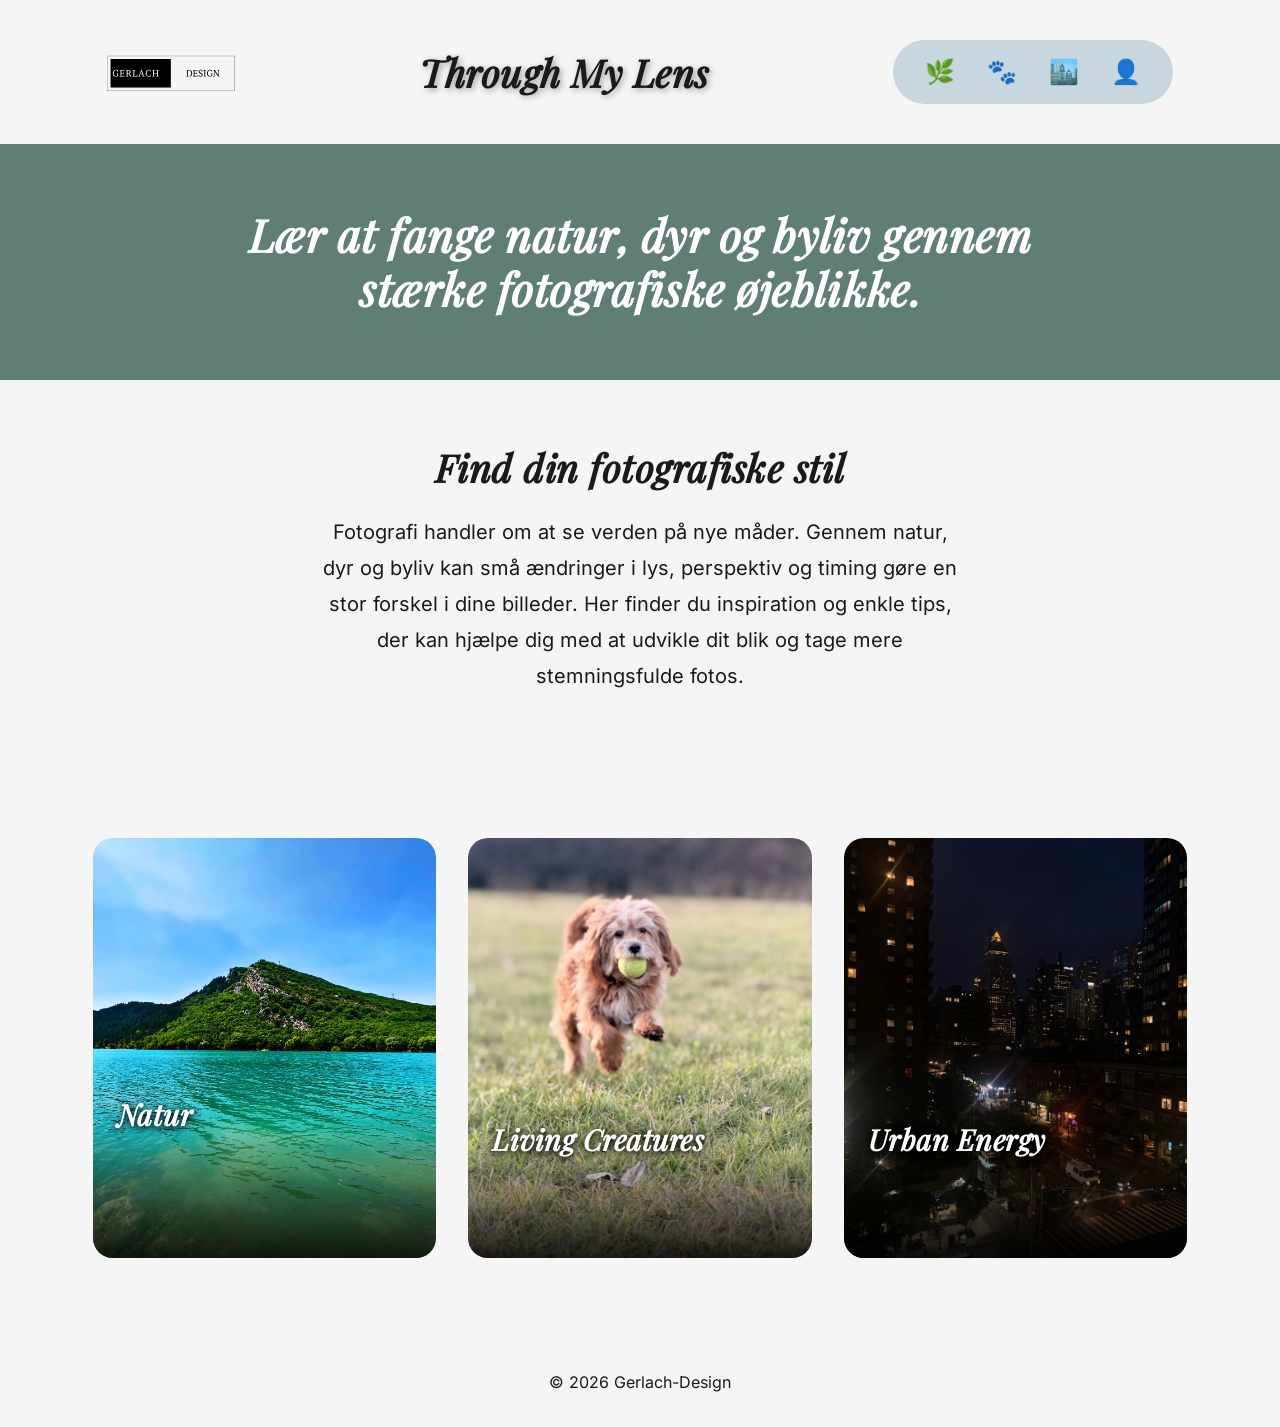
<file: index.html>
<!DOCTYPE html>
<html lang="da">
<head>
  <meta charset="UTF-8">
  <meta name="viewport" content="width=device-width, initial-scale=1.0">
  <meta name="description" content=" Through My Lens – A visual exploration of nature, living creatures and urban energy.">
  <title>Through My Lens</title>
  <link rel="canonical" href="https://martincgerlach.github.io/Through-my-lens/">
  <link rel="stylesheet" href="css/base.css">
  <link rel="stylesheet" href="css/themes.css">
  <link rel="icon" type="image/png" href="assets/imgs/favicon.png">
</head>
<body class="home">
<header class="main-header">

  <div class="container">

    <div class="header-inner">

    <div class="header-left">
<img src="assets/imgs/forside/Gerlach-Design.svg" class="site-logo" alt="Gerlach Design logo">
</div>

<div class="header-center">
<h1><em>Through My Lens</em></h1>
</div>

<div class="header-right">
<button class="burger" id="burger">
☰
</button>
</div>

    <nav class="icon-nav" id="mobileNav">
    <a href="calm-nature.html" class="nav-item">🌿</a>
    <a href="living-creatures.html" class="nav-item">🐾</a>
    <a href="urban-energy.html" class="nav-item">🏙️</a>
    <a href="kontakt.html" class="nav-item">👤</a>
    </nav>

    </div>

</div>

</header>

<main>
  <section class="hero">
    <h2>Lær at fange natur, dyr og byliv gennem stærke fotografiske øjeblikke.</h2>
  </section>

  <section class="intro container">

<h2>Find din fotografiske stil</h2>

<p>
Fotografi handler om at se verden på nye måder. 
Gennem natur, dyr og byliv kan små ændringer i lys, perspektiv og timing gøre en stor forskel i dine billeder. 
Her finder du inspiration og enkle tips, der kan hjælpe dig med at udvikle dit blik og tage mere stemningsfulde fotos.
</p>

</section>


  <section class="cta-section">
  <div class="cta-grid container">

  <a href="calm-nature.html" class="cta-card">
  <img src="assets/imgs/forside/cta-cn.webp" alt="Natur landskab i naturligt lys" width="560" height="420">

  <div class="cta-overlay">
    <h2>Natur</h2>
    <p>Fang naturens stemning – lær at arbejde med lys, farver og komposition.</p>
    <span>→ Klik på billedet for at få tips og inspiration</span>
  </div>
</a>
<a href="living-creatures.html" class="cta-card">
  <img src="assets/imgs/forside/cta-lc.webp" alt="Hund i bevægelse i naturligt lys" width="560" height="420">

  <div class="cta-overlay">
    <h2>Living Creatures</h2>
    <p>Lær at tage levende dyrebilleder – også når motivet er i bevægelse.</p>
    <span>→ Klik på billedet for at få tips og inspiration</span>
  </div>
</a>

   <a href="urban-energy.html" class="cta-card">
  <img src="assets/imgs/forside/cta-ue.webp" alt="Byliv med arkitektur og lys" width="560" height="420">

  <div class="cta-overlay">
    <h2>Urban Energy</h2>
    <p>Find motiver i hverdagen og skab stærke billeder af byens energi.</p>
    <span>→ Klik på billedet for at få tips og inspiration</span>
  </div>
</a>

  </div>
</section>
</main>

<footer>

<p> &copy; 2026 Gerlach-Design  </p>

</footer>

<script src="js/main.js"></script>
<script src="js/transitions.js"></script>
</body>
</html>
</file>
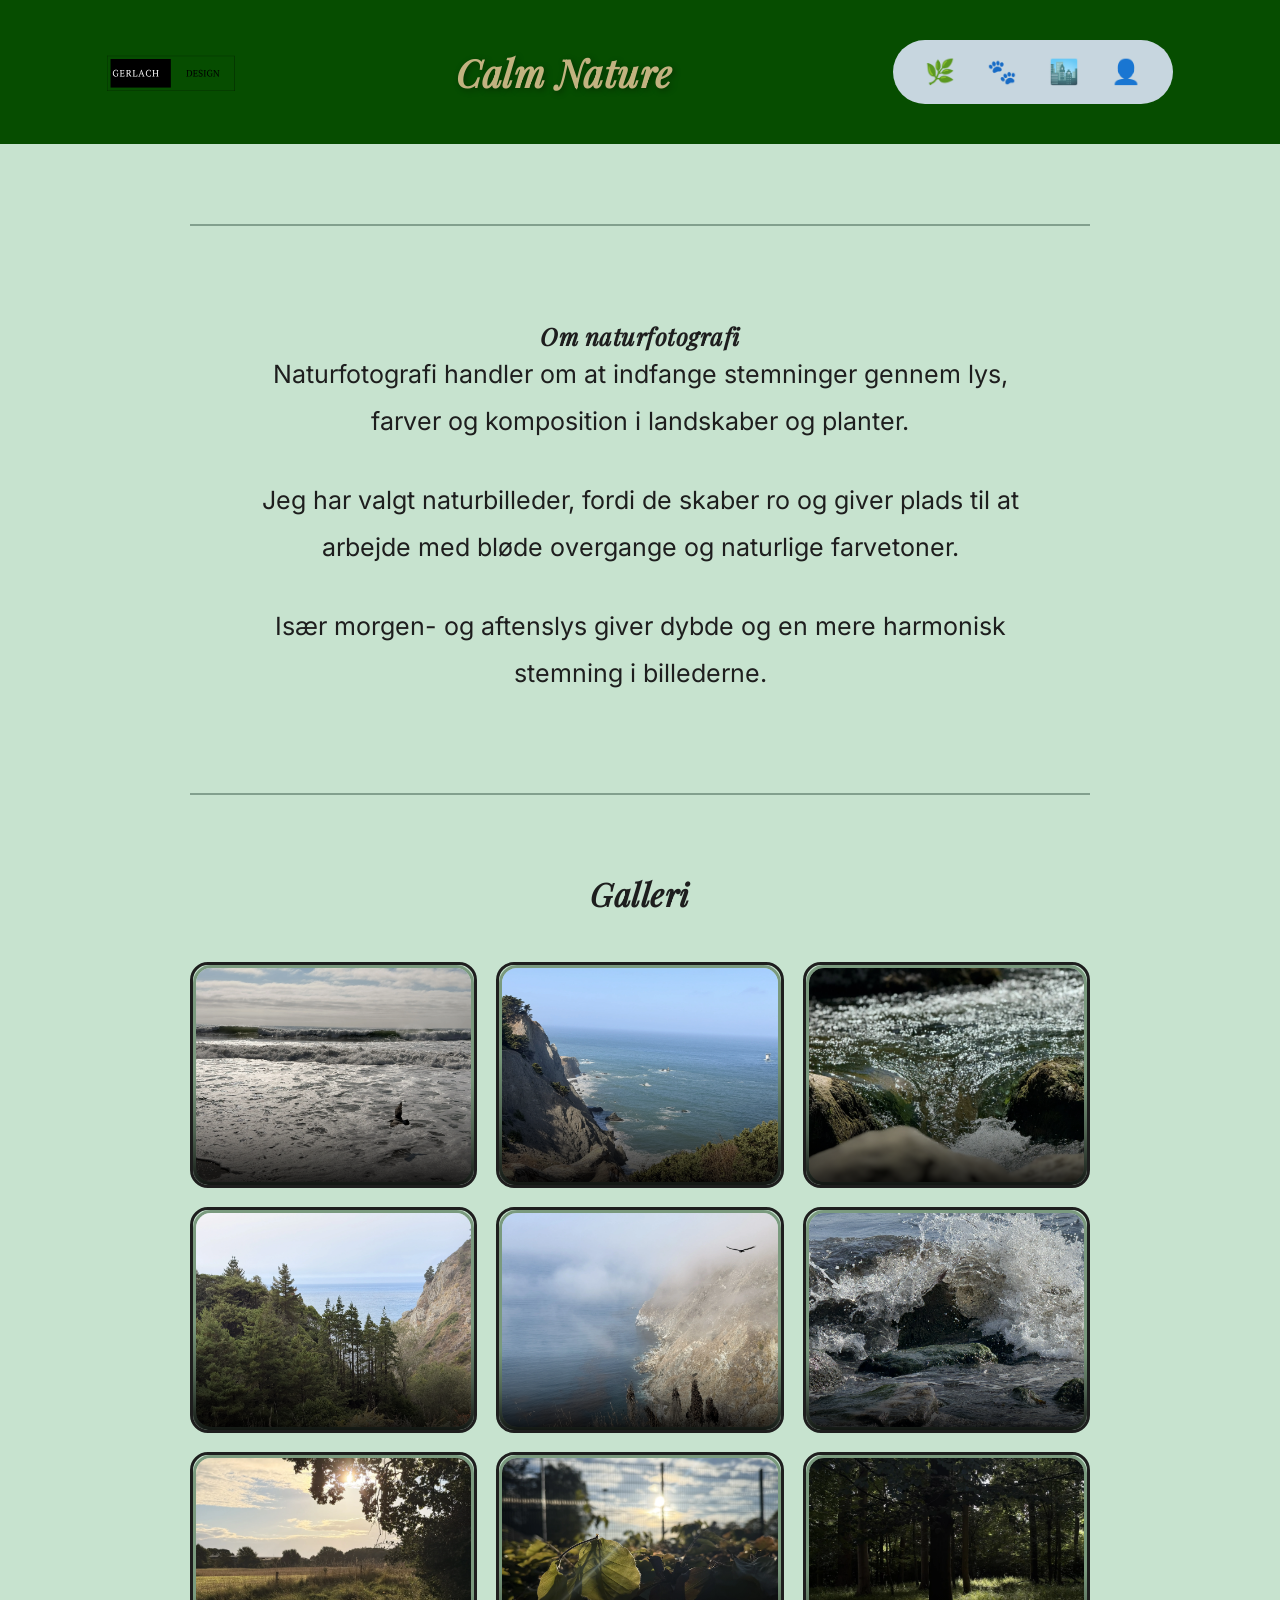
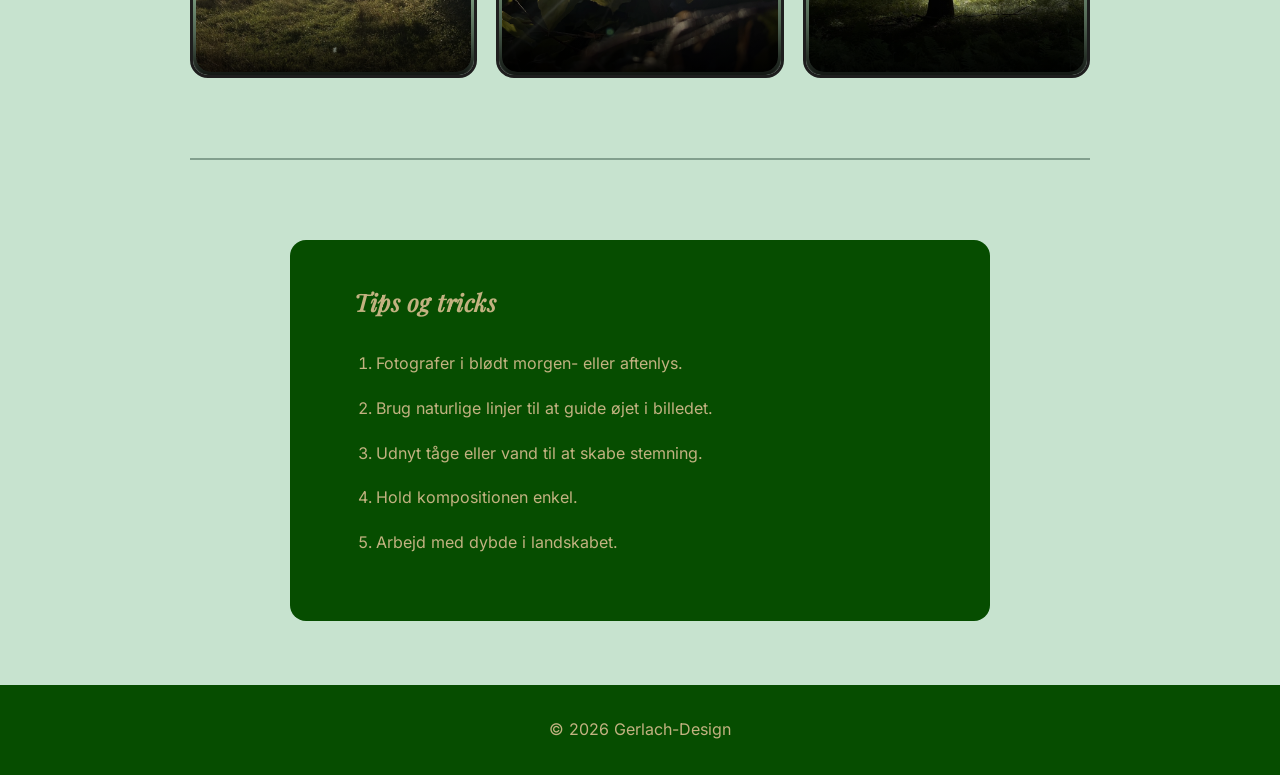
<file: calm-nature.html>
<!DOCTYPE html>
<html lang="da">

<head>
<meta charset="UTF-8">
<meta name="viewport" content="width=device-width, initial-scale=1.0">
<meta name="description" content="Through My Lens – A visual exploration of nature, living creatures and urban energy.">
<title>Calm Nature – Through My Lens</title>
<link rel="stylesheet" href="css/base.css">
<link rel="stylesheet" href="css/themes.css">
<link rel="canonical" href="https://martincgerlach.github.io/Through-my-lens/">
<link rel="icon" type="image/png" href="assets/imgs/favicon.png">
</head>


<body class="calm-nature">


<header class="main-header">

<div class="container">

<div class="header-inner">

<div class="header-left">
<a href="index.html">
<img src="assets/imgs/forside/Gerlach-Design.svg" alt="Gerlach Design logo" class="site-logo">



</a>

</div>

<div class="header-center">
<h1><em>Calm Nature</em></h1>
</div>

<div class="header-right">
<button class="burger" id="burger">
☰
</button>
<nav class="icon-nav" id="mobileNav">

<a href="calm-nature.html" class="nav-item active">🌿</a>
<a href="living-creatures.html" class="nav-item">🐾</a>

<a href="urban-energy.html" class="nav-item">🏙️</a>

<a href="kontakt.html" class="nav-item">👤</a>

</nav>

</div>

</div>

</div>

</header>


<main>

<hr class="section-divider">


<section class="page-intro">
   <h2>Om naturfotografi</h2>
<p>
Naturfotografi handler om at indfange stemninger gennem lys, farver og komposition i landskaber og planter.
</p>

<p>
Jeg har valgt naturbilleder, fordi de skaber ro og giver plads til at arbejde med bløde overgange og naturlige farvetoner.
</p>

<p>
Især morgen- og aftenslys giver dybde og en mere harmonisk stemning i billederne.
</p>

</section>



<hr class="section-divider">


<section class="nature-gallery container">

<h2 class="gallery-title">Galleri</h2>

<div class="gallery-grid">

<div class="photo-card">
<img src="assets/imgs/natur/wave-bird.webp" loading="lazy" width="600" height="400" alt="Fugl flyver over bølger ved stranden">
<div class="cta-overlay">
<h3>Timing</h3>
<p>At fange bevægelsen i det rette øjeblik skaber liv i billedet.</p>
</div>
</div>

<div class="photo-card">
<img src="assets/imgs/natur/cliff-coast.webp" loading="lazy" width="600" height="400" alt="Klippekyst med havudsigt og bølger">
<div class="cta-overlay">
<h3>Dybde</h3>
<p>Forgrund, mellemgrund og baggrund skaber et stærkere landskab.</p>
</div>
</div>

<div class="photo-card">
<img src="assets/imgs/natur/flood.webp" loading="lazy" width="600" height="400" alt="Oversvømmet landskab med refleksion">
<div class="cta-overlay">
<h3>Refleksion</h3>
<p>Vand kan skabe symmetri i billedet.</p>
</div>
</div>

<div class="photo-card">
<img src="assets/imgs/natur/mountain-with-trees.webp" loading="lazy" width="600" height="400" alt="Bjerglandskab med træer">
<div class="cta-overlay">
<h3>Dybde</h3>
<p>Lag i landskabet giver perspektiv.</p>
</div>
</div>

<div class="photo-card">
<img src="assets/imgs/natur/bigsur-2.webp" loading="lazy" width="600" height="400" alt="Kystlinje ved Big Sur">
<div class="cta-overlay">
<h3>Naturlige linjer</h3>
<p>Klipper og kystlinjer leder øjet.</p>
</div>
</div>

<div class="photo-card">
<img src="assets/imgs/natur/wave.webp" loading="lazy" width="600" height="400" alt="Bølge i havet">
<div class="cta-overlay">
<h3>Bevægelse</h3>
<p>Bølger giver dynamik i billedet.</p>
</div>
</div>

<div class="photo-card">
<img src="assets/imgs/natur/sundown.webp" loading="lazy" width="600" height="400" alt="Solnedgang over landskab">
<div class="cta-overlay">
<h3>Golden hour</h3>
<p>Solnedgang giver varme farver.</p>
</div>
</div>

<div class="photo-card">
<img src="assets/imgs/natur/sun.webp" loading="lazy" width="600" height="400" alt="Sollys i naturen">
<div class="cta-overlay">
<h3>Lys</h3>
<p>Sollys skaber kontrast i landskabet.</p>
</div>
</div>

<div class="photo-card">
<img src="assets/imgs/natur/forrest.webp" loading="lazy" width="600" height="400" alt="Skov med træer">
<div class="cta-overlay">
<h3>Gentagelser</h3>
<p>Træer skaber rytme i kompositionen.</p>
</div>
</div>

</div>
</section>
<hr class="section-divider">


<section class="tips container">

<h2>Tips og tricks</h2>

<ol>
<li>Fotografer i blødt morgen- eller aftenlys.</li>
<li>Brug naturlige linjer til at guide øjet i billedet.</li>
<li>Udnyt tåge eller vand til at skabe stemning.</li>
<li>Hold kompositionen enkel.</li>
<li>Arbejd med dybde i landskabet.</li>
</ol>

</section>

</main>


<footer>
<p>&copy; 2026 Gerlach-Design</p>
</footer>


<script src="js/main.js"></script>
<script src="js/transitions.js"></script>
</body>
</html>
</file>
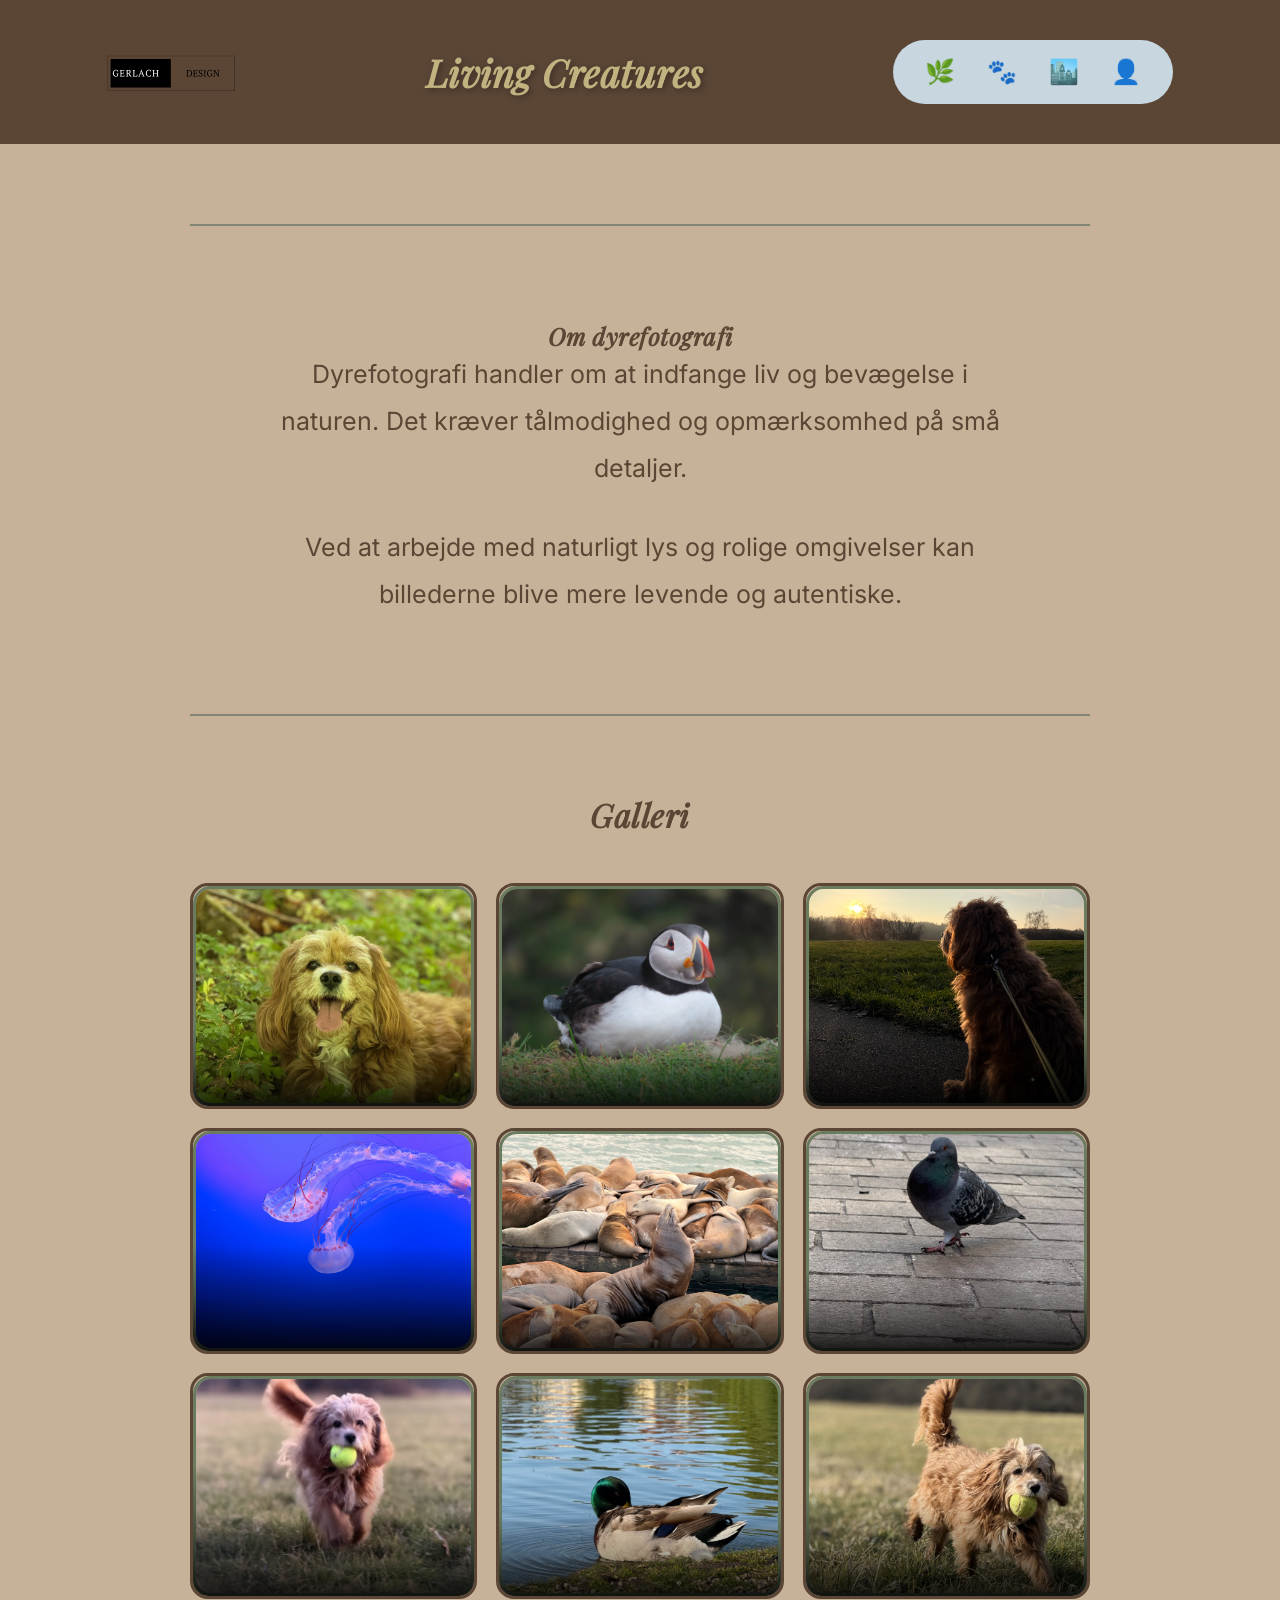
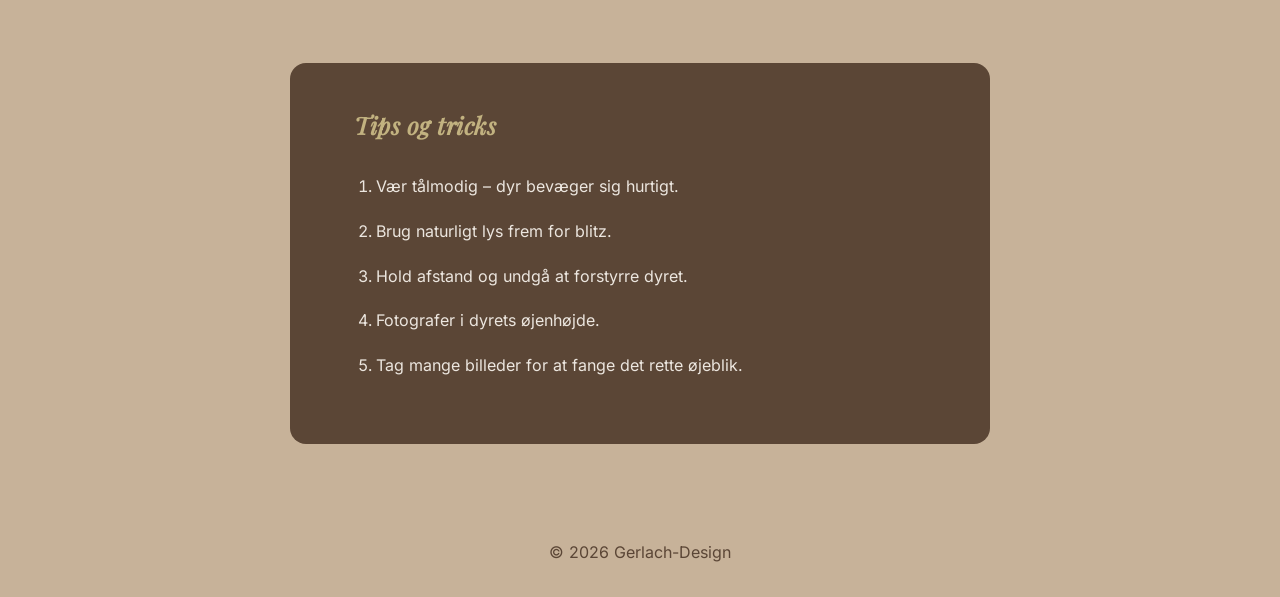
<file: living-creatures.html>
<!DOCTYPE html>
<html lang="da">
<head>
<meta charset="UTF-8">
<meta name="viewport" content="width=device-width, initial-scale=1.0">
<meta name="description" content="Through My Lens – A visual exploration of nature, living creatures and urban energy.">
<title>Living Creatures</title>
<link rel="canonical" href="https://martincgerlach.github.io/Through-my-lens/">
<link rel="stylesheet" href="css/base.css">
<link rel="stylesheet" href="css/themes.css">
<link rel="icon" type="image/png" href="assets/imgs/favicon.png">

</head>


<body class="living-creatures">

<header class="main-header">

<div class="container">

<div class="header-inner">

<div class="header-left">
<a href="index.html">
<img src="assets/imgs/forside/Gerlach-Design.svg" alt="Gerlach Design logo" class="site-logo">
</a>



</div>

<div class="header-center">
<h1><em>Living Creatures</em></h1>
</div>

<div class="header-right">
<button class="burger" id="burger">
☰
</button>



<nav class="icon-nav" id="mobileNav">

<a href="calm-nature.html" class="nav-item">🌿</a>

<a href="living-creatures.html" class="nav-item active">🐾</a>

<a href="urban-energy.html" class="nav-item">🏙️</a>

<a href="kontakt.html" class="nav-item">👤</a>

</nav>

</div>

</div>

</div>

</header>


<main>

<hr class="section-divider">

<section class="page-intro">
<h2>Om dyrefotografi</h2>
<p>
Dyrefotografi handler om at indfange liv og bevægelse i naturen.
Det kræver tålmodighed og opmærksomhed på små detaljer.
</p>

<p>
Ved at arbejde med naturligt lys og rolige omgivelser kan billederne
blive mere levende og autentiske.
</p>

</section>


<hr class="section-divider">


<section class="nature-gallery">

<h2 class="gallery-title">Galleri</h2>

<div class="gallery-grid">

<div class="photo-card">
<img src="assets/imgs/dyr/dog-bowie-1.webp" loading="lazy" width="600" height="400" alt="Hund portræt i naturligt lys">
<div class="cta-overlay">
<h3>Øjenhøjde</h3>
<p>Fotografer i dyrets øjenhøjde.</p>
</div>
</div>

<div class="photo-card">
<img src="assets/imgs/dyr/puffin.webp" loading="lazy" width="600" height="400" alt="Lunde fugl portræt">
<div class="cta-overlay">
<h3>Naturligt lys</h3>
<p>Lys fremhæver dyrets farver.</p>
</div>
</div>

<div class="photo-card">
<img src="assets/imgs/dyr/dog-bowie-2.webp" loading="lazy" width="600" height="400" alt="Hund i profil">
<div class="cta-overlay">
<h3>Tålmodighed</h3>
<p>Vent på det rette øjeblik.</p>
</div>
</div>

<div class="photo-card">
<img src="assets/imgs/dyr/jellyfish.webp" loading="lazy" width="600" height="400" alt="Gennemsigtig vandmand i havet">
<div class="cta-overlay">
<h3>Kontrast</h3>
<p>Mørk baggrund fremhæver motivet.</p>
</div>
</div>

<div class="photo-card">
<img src="assets/imgs/dyr/Sealion.webp" loading="lazy" width="600" height="400" alt="Søløve på klippe">
<div class="cta-overlay">
<h3>Bevægelse</h3>
<p>Handling giver liv til billedet.</p>
</div>
</div>

<div class="photo-card">
<img src="assets/imgs/dyr/pidgeon1.webp" loading="lazy" width="600" height="400" alt="Due portræt i bymiljø">
<div class="cta-overlay">
<h3>Komposition</h3>
<p>Omgivelserne skaber balance.</p>
</div>
</div>

<div class="photo-card">
<img src="assets/imgs/dyr/bowie3.webp" loading="lazy" width="600" height="400" alt="Hund der løber med en tennisbold">
<div class="cta-overlay">
<h3>Fang bevægelse</h3>
<p>Hurtige dyr kræver timing. Burst mode hjælper med at fange øjeblikket.</p>
</div>
</div>

<div class="photo-card">
<img src="assets/imgs/dyr/duck.webp" loading="lazy" width="600" height="400" alt="And i vandet">
<div class="cta-overlay">
<h3>Refleksion</h3>
<p>Vand kan forbedre komposition.</p>
</div>
</div>

<div class="photo-card">
<img src="assets/imgs/dyr/bowie-with-ball.webp" loading="lazy" width="600" height="400" alt="Hund løber i græsset med en tennisbold i munden">
<div class="cta-overlay">
<h3>Bevægelse</h3>
<p>At fotografere dyr i bevægelse giver liv og energi til billedet.</p>
</div>
</div>

</div>
</section>


<section class="tips container">

<h2>Tips og tricks</h2>

<ol>

<li>Vær tålmodig – dyr bevæger sig hurtigt.</li>
<li>Brug naturligt lys frem for blitz.</li>
<li>Hold afstand og undgå at forstyrre dyret.</li>
<li>Fotografer i dyrets øjenhøjde.</li>
<li>Tag mange billeder for at fange det rette øjeblik.</li>

</ol>

</section>

</main>


<footer class="container">

<p> &copy; 2026 Gerlach-Design</p>

</footer>

<script src="js/main.js"></script>
<script src="js/transitions.js"></script>

</body>
</html>
</file>
<file: css/base.css>
/* RESET */

*{
margin:0;
padding:0;
box-sizing:border-box;
}

/* WEBFONTS */

@font-face {
font-family:"Inter";
src:url("../fonts/Inter-VariableFont_opsz,wght.woff") format("woff");
font-display: swap;
}

@font-face {
font-family:"Playfair Display";
src:url("../fonts/PlayfairDisplay-Italic-VariableFont_wght.woff") format("woff");
font-display: swap;
}

@font-face {
font-family:"Oswald";
src:url("../fonts/Oswald-VariableFont_wght.woff") format("woff");
font-display: swap;
}

/* BASE */

body{
font-family:'Inter',sans-serif;
line-height:1.6;
color:#1a1a1a;
background:#f5f5f5;
opacity:1;
transition:opacity 0.4s ease;
}

body.fade-out{
opacity:0;
}

/* BURGER BUTTON */

.burger {
display:none;
background:none;
border:none;
font-size:1.8rem;
cursor:pointer;
}
/* Burger default */
.burger{
font-size:1.8rem;
background:none;
border:none;
cursor:pointer;
}

/* Calm Nature */
.calm-nature .burger{
color:#C2B280;
}

/* Living Creatures */
.living-creatures .burger{
color:#C2B280;
}

/* Urban Energy */
.urban-energy .burger{
color:#FFD400;
}
/* TYPOGRAPHY */

h1,h2,h3{
font-family:'Playfair Display',serif;
font-weight:700;
line-height:1.2;
letter-spacing:0.5px;
}

p{
font-size:1rem;
font-weight:400;
}

/* HEADER TITLE */

.main-header h1{
font-size:2.4rem;
text-shadow:2px 2px 6px rgba(0,0,0,0.35);
}

/* HERO TEXT */

.hero h2{
font-size:2.8rem;
max-width:900px;
margin:0 auto;
}

/* CTA TEXT */

.cta-overlay h2{
font-size:1.8rem;
}

.cta-overlay span{
font-size:0.85rem;
font-weight:500;
}

/* CONTAINER */

.container{
width:90%;
max-width:1200px;
margin:0 auto;
}

/* NAV */

.nav-item{
font-size:1.5rem;
text-decoration:none;
transition:transform 0.3s ease;
}

.nav-item:hover{
transform:translateY(-3px) scale(1.1);
}

/* DIVIDER */

.section-divider{
border:none;
height:2px;
background-color:#3E5F4F;
opacity:0.5;
margin:5rem auto;
max-width:900px;
}

/* ========================= */
/* PAGE STRUCTURE            */
/* ========================= */

html, body{
height:100%;
}

body{
display:flex;
flex-direction:column;
min-height:100vh;
}

main{
flex:1;
}

footer{
text-align:center;
padding:2rem;
}

/* ========================= */
/* HEADER                    */
/* ========================= */

.main-header{
padding:2rem 3rem;
}

.header-inner{
display:flex;
align-items:center;
justify-content:space-between;
}

.header-left{
display:flex;
align-items:center;
}

.header-center{
text-align:center;
flex:1;
}

.header-right{
display:flex;
align-items:center;
justify-content:flex-end;
}

.site-logo{
height:80px;
display:block;
}

/* ========================= */
/* NAVIGATION                */
/* ========================= */

.icon-nav{
display:flex;
gap:2rem;
background:#c7d6df;
padding:0.8rem 2rem;
border-radius:50px;
}

/* ========================= */
/* HERO                      */
/* ========================= */

.hero{
padding:10rem 2rem;
text-align:center;
}
.hero{
opacity:1;
}
/* ========================= */
/* INTRO SECTIONS            */
/* ========================= */

.intro{
max-width:650px;
margin:4rem auto;
text-align:center;
}

.intro h2{
font-size:2.4rem;
margin-bottom:1.5rem;
}

.intro p{
font-size:1.25rem;
line-height:1.8;
}

.page-intro{
max-width:900px;
margin:6rem auto;
text-align:center;
padding:0 2rem;
}

.page-intro p{
font-size:1.55rem;
line-height:1.9;
margin-bottom:2rem;
max-width:760px;
margin-left:auto;
margin-right:auto;
}

.page-intro p:first-child{
font-size:1.75rem;
font-weight:500;
}

/* ========================= */
/* CTA SECTION               */
/* ========================= */

.cta-section{
padding:5rem 2rem;
}

.cta-grid{
display:grid;
grid-template-columns:repeat(auto-fit,minmax(280px,1fr));
gap:2rem;
}

.cta-card{
position:relative;
overflow:hidden;
border-radius:20px;
display:block;
text-decoration:none;
color:white;
}

.cta-card img{
width:100%;
height:420px;
object-fit:cover;
display:block;
transition:transform 0.4s ease;
}

.cta-overlay{
position:absolute;
bottom:0;
left:0;
right:0;

padding:1.5rem;

background:linear-gradient(
to top,
rgba(0,0,0,0.85),
rgba(0,0,0,0.45),
rgba(0,0,0,0.15),
transparent
);
}

.cta-overlay h2{
text-shadow:
0 2px 6px rgba(0,0,0,0.9),
0 0 10px rgba(0,0,0,0.6);
}

/* Hide text initially */

.cta-overlay p,
.cta-overlay span{
opacity:0;
transform:translateY(15px);
transition:all 0.35s ease;
}

/* Hover */

.cta-card:hover img{
transform:scale(1.05);
}

.cta-card:hover .cta-overlay p,
.cta-card:hover .cta-overlay span{
opacity:1;
transform:translateY(0);
}

/* ========================= */
/* GALLERY                   */
/* ========================= */

.gallery-title{
text-align:center;
font-size:2rem;
margin-bottom:3rem;
}

.gallery-grid{
display:grid;
grid-template-columns:repeat(3, 1fr);
gap:1.2rem;
max-width:900px;
margin:0 auto;
}

/* ========================= */
/* GALLERY CARD              */
/* ========================= */

.photo-card{
position:relative;
overflow:hidden;
border-radius:18px;
border:3px solid;
transition:border-color 0.25s ease, transform 0.25s ease;
}

/* IMAGE */

.photo-card img{
width:100%;
height:220px;
object-fit:cover;
display:block;
transition:transform 0.4s ease;
pointer-events:none;
border-radius:inherit;
}

/* HOVER */

.photo-card:hover img{
transform:scale(1.05);
}

/* Overlay */

.photo-card .cta-overlay{
position:absolute;
bottom:0;
left:0;
right:0;

padding:1rem;

background:linear-gradient(
to top,
rgba(0,0,0,0.85),
rgba(0,0,0,0.35),
transparent
);
}

/* Hidden text */

.photo-card .cta-overlay h3,
.photo-card .cta-overlay p{
opacity:0;
transform:translateY(10px);
transition:all 0.35s ease;
color:white;
}

/* Reveal */

.photo-card:hover .cta-overlay h3,
.photo-card:hover .cta-overlay p{
opacity:1;
transform:translateY(0);
}

/* ========================= */
/* TIPS SECTION              */
/* ========================= */

.tips{
max-width:700px;
margin:4rem auto;
padding:3rem 4rem;
border-radius:16px;
line-height:1.8;
}

.tips h2{
margin-bottom:2rem;
}

.tips ol{
padding-left:1.4rem;
}

.tips li{
margin-bottom:1rem;
}

/* ========================= */
/* CONTACT PAGE              */
/* ========================= */

.contact-layout{
display:grid;
grid-template-columns:260px 1fr;
gap:3rem;
max-width:900px;
margin:3rem auto;
align-items:start;
}

/* Sidebar */

.contact-sidebar{
display:flex;
flex-direction:column;
align-items:center;
gap:1.5rem;
max-width:260px;
margin:0 auto;
margin-top:1rem;
}

.contact-profile{
width:100%;
border-radius:12px;
border:3px solid #dcdcdc;
padding:6px;
}

/* About box */

.contact-about{
width:100%;
background:#7b7b7b;

border-radius:14px;
padding:2rem 1.8rem;

text-align:center;
color:#111;

box-shadow:0 6px 18px rgba(0,0,0,0.15);
}

.contact-about h2{
margin-bottom:1rem;
font-size:1.6rem;
}

.contact-about p{
font-size:0.8rem;
line-height:1.7;
max-width:220px;
margin:0 auto;
}

/* Form */

.contact-form-wrapper{
border:3px solid #6e6e6e;
border-radius:12px;
padding:3rem;
max-width:520px;
width:100%;
background:white;
box-shadow:0 8px 24px rgba(0,0,0,0.12);
}

.contact-form{
display:flex;
flex-direction:column;
align-items:center;
}

.contact-form input,
.contact-form textarea{
width:380px;
padding:14px;
margin:18px 0;
border-radius:10px;
border:3px solid #c22a0e;
background:#ff3b12;
color:white;
text-align:center;
}

.contact-form button{
width:200px;
padding:12px;
margin-top:16px;
border:none;
border-radius:6px;
background:#ff3b12;
color:white;
font-size:1rem;
cursor:pointer;
}

.contact-form button:hover{
background:#d72f0b;
}

/* ========================= */
/* POPUP                     */
/* ========================= */

.popup{
position:fixed;
bottom:40px;
right:40px;

background:#1e1e1e;
color:white;

padding:1rem 1.5rem;
border-radius:8px;

opacity:0;
transform:translateY(20px);

transition:all 0.3s ease;
pointer-events:none;
}

.popup.show{
opacity:1;
transform:translateY(0);
}

/* ========================= */
/* NYC EASTER EGG            */
/* ========================= */

#nyc-secret{
position:fixed;
bottom:40px;
left:50%;
transform:translateX(-50%) translateY(100px);

background:#FFD400;
color:#1E1E1E;

padding:1rem 2rem;
border-radius:30px;

opacity:0;
transition:all 0.4s ease;
z-index:999;
}

#nyc-secret.show{
opacity:1;
transform:translateX(-50%) translateY(0);
}

#secret-close{
background:none;
border:none;
font-size:1rem;
cursor:pointer;
font-weight:bold;
}

.nyc-photo.found{
outline:3px solid #FFD400;
transform:scale(1.03);
}
@media (max-width:768px){

.main-header{
padding:1.5rem 1rem;
}

.hero{
padding:4rem 1rem;
}
@media (max-width:768px){

/* hide desktop nav */
.icon-nav{
display:none;
}

/* show menu when burger clicked */
.icon-nav.show{
display:flex;
flex-direction:column;
position:absolute;
top:80px;
right:15px;
background:#c7d6df;
padding:1.2rem;
border-radius:10px;
box-shadow:0 10px 25px rgba(0,0,0,0.15);
}

/* show burger */
.burger{
display:block;
}

}
.hero h2{
font-size:1.4rem;
line-height:1.4;
}

.cta-grid{
grid-template-columns:1fr;
gap:1.5rem;
}

.cta-card img{
height:460px;
}

.gallery-grid{
grid-template-columns:1fr 1fr;
}

.gallery-grid img{
height:260px;
}

.intro{
padding:0 1.5rem;
}

.site-logo{
height:75px;
}

.nav-item{
font-size:1.3rem;
}

/* burger only on mobile */

.burger{
display:block;
}

}
</file>
<file: css/themes.css>
/* FRONT PAGE HERO */

.hero{
background:#5f7f73;   /* darker green */
color:white;
padding:4rem 2rem;
text-align:center;
}

/* CALM NATURE */

body.calm-nature{
background:#C7E3CF;
color:#1e1e1e;
}

.calm-nature .main-header{
background:#064D00;
}
.nature-intro{
max-width:900px;
margin:5rem auto;
text-align:center;
}
.nature-intro p{
line-height:1.7;
margin-bottom:1.2rem;
}
.calm-nature h1{
color:#C2B280;
}

.calm-nature .gallery-grid img{
border:3px solid #7A9A7E;
}

.calm-nature footer{
background:#064D00;
color:#C2B280;
}

.calm-nature .hero{
text-align:center;
}

.calm-nature .hero h2{
margin:0 auto;
max-width:900px;
}
.calm-nature .gallery-grid img{
border-color:#7A9A7E;
}

/* CALM NATURE TIPS */

.calm-nature .tips{
background:#064D00;
color:#C2B280;
}

.calm-nature .tips h2{
color:#C2B280;
}

/* LIVING CREATURES */

body.living-creatures{
background:#C7B299;
color:#5B4636;
}

.living-creatures .main-header{
background:#5B4636;
}

.living-creatures h1{
color:#C2B280;
}

.living-creatures .gallery-grid img{
border:3px solid #6A7B5F;
}


/* LIVING CREATURES TIPS */

.living-creatures .tips{
background:#5B4636;
color:#ECE6DF;
}

.living-creatures .tips h2{
color:#C2B280;
}
.living-creatures .gallery-grid img{
border-color:#6A7B5F;
}
/* URBAN ENERGY */

body.urban-energy{
background:#2F80ED;
color:white;
}

.urban-energy .main-header{
background:#1E1E1E;
}

.urban-energy h1{
font-family:'Oswald',sans-serif;
letter-spacing:1px;
text-transform:uppercase;
font-size:3rem;
color:#FFD400;
}

.urban-energy h2{
font-family:'Oswald',sans-serif;
color:#FFD400;
}

.urban-energy .section-divider{
background:#FFD400;
}
.urban-energy .photo-card{
border-color:#4F5D75;
}
.urban-energy .photo-card:hover{
border-color:#FFD400;
box-shadow:0 0 12px rgba(255,212,0,0.5);
}
/* URBAN ENERGY TIPS */

.urban-energy .tips{
background:#1E1E1E;
color:#FF8C42;
}

.urban-energy .tips h2{
color:#FFD400;
}


/* URBAN ENERGY INTRO */

.urban-energy .page-intro{
color:#FF8C42;
}

.urban-energy .gallery-grid img{
border-color:#4F5D75;
}
/* CONTACT PAGE */

.contact-layout{
display:grid;
grid-template-columns:300px 1fr;
gap:8rem;
margin-top:6rem;
align-items:start;
}

.contact-sidebar{
display:flex;
flex-direction:column;
align-items:center;
}

.contact-profile{
width:220px;
border-radius:12px;
border:3px solid #dcdcdc;
padding:6px;
}

.contact-about{
width:220px;
height:220px;
background:#7b7b7b;
margin-top:1.5rem;
border-radius:10px;
padding:1rem;
text-align:center;
}

.contact-form-wrapper{
border:4px solid #6e6e6e;
border-radius:10px;
padding:4rem 5rem;
max-width:700px;
margin:0 auto;
background:white;
}

.contact-form{
display:flex;
flex-direction:column;
align-items:center;
}
</file>
